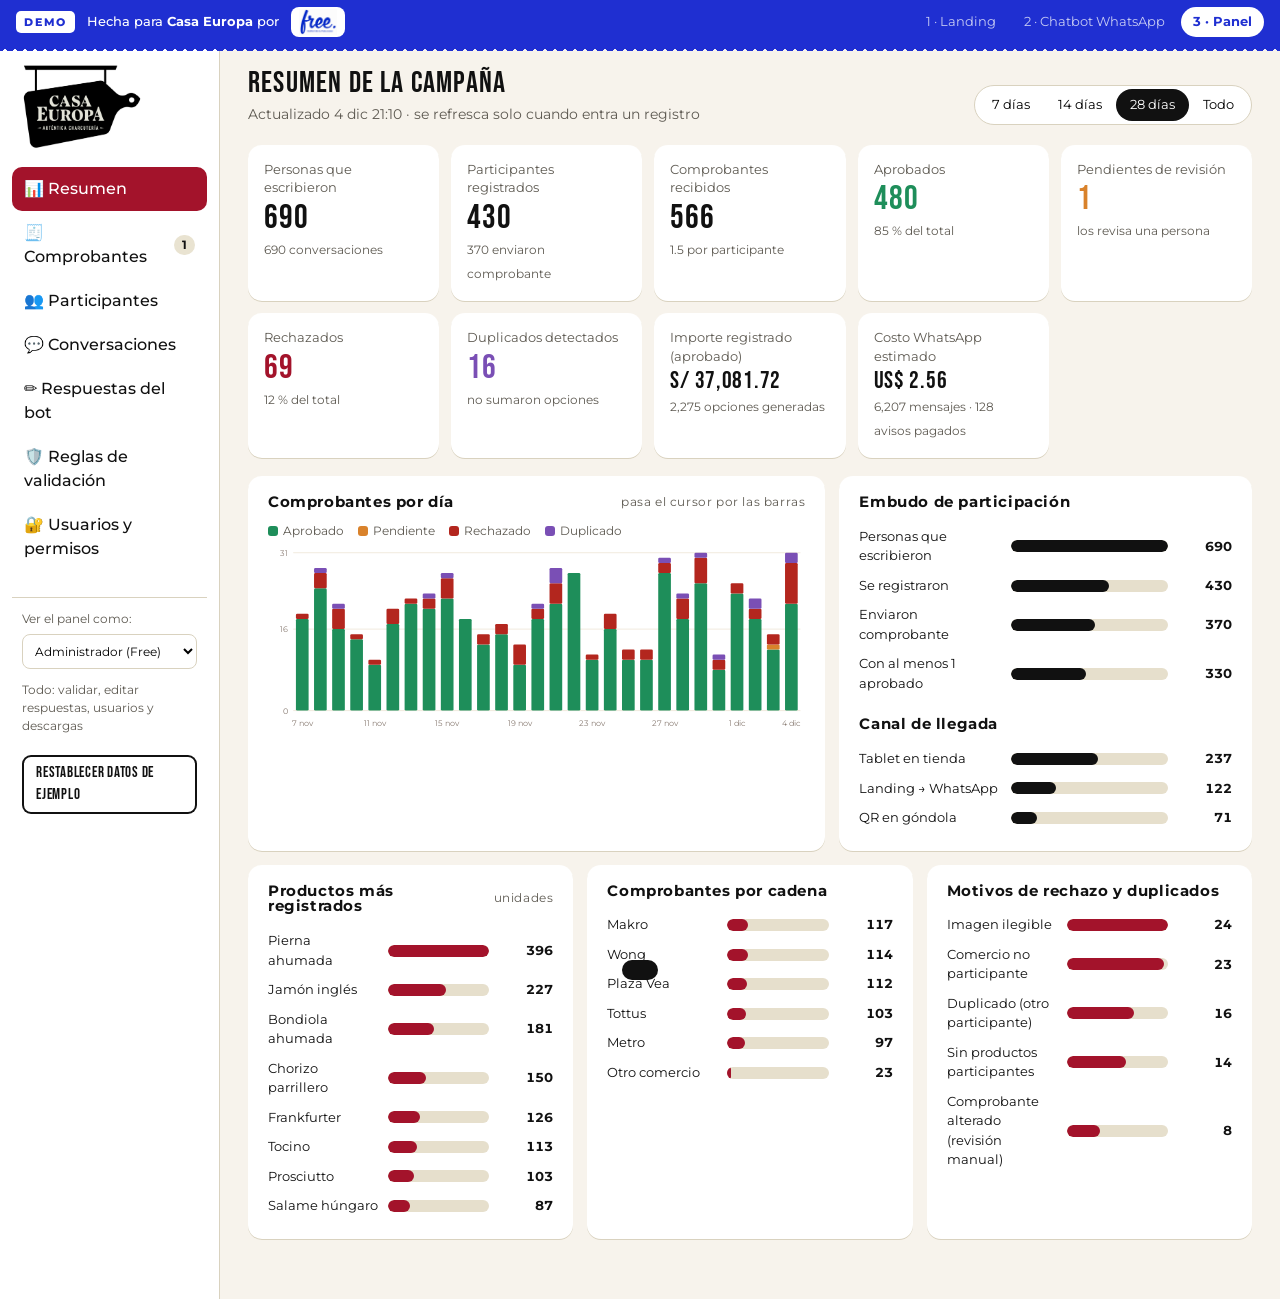
<file: panel.html>
<!doctype html>
<html lang="es">
<head>
<meta charset="utf-8">
<meta name="viewport" content="width=device-width, initial-scale=1">
<title>Panel de la promo · Demo</title>
<link rel="preconnect" href="https://fonts.googleapis.com">
<link href="https://fonts.googleapis.com/css2?family=Bebas+Neue&family=Montserrat:wght@400;500;600;700&display=swap" rel="stylesheet">
<link rel="stylesheet" href="styles.css">
<style>
  body { background: #F7F3EC; }
  .app { display: grid; grid-template-columns: 220px 1fr; min-height: calc(100vh - 38px); }
  aside { background: #fff; border-right: 1px solid var(--linea); padding: 20px 12px; }
  aside .marca { font-family: var(--titulo); font-weight: 800; font-size: 18px; padding: 0 10px 18px; display: flex; gap: 8px; align-items: center; }
  aside .marca i { width: 30px; height: 30px; border-radius: 50%; background: var(--rojo); color: var(--amarillo); display: grid; place-items: center; font-style: normal; font-size: 15px; }
  aside button { display: flex; width: 100%; align-items: center; gap: 10px; border: 0; background: none; padding: 10px 12px; border-radius: 10px; text-align: left; color: var(--tinta); font-weight: 500; }
  aside button:hover { background: var(--crema); }
  aside button.on { background: var(--rojo); color: #fff; }
  aside button .n { margin-left: auto; font-size: 12px; background: var(--amarillo); color: var(--tinta); border-radius: 999px; padding: 1px 8px; font-weight: 700; }
  aside .rol { margin-top: 26px; padding: 12px 10px; border-top: 1px solid var(--linea); font-size: 12px; color: var(--gris); }
  aside select { width: 100%; margin-top: 6px; padding: 8px; border-radius: 8px; border: 1px solid var(--linea); background: #fff; }
  main { padding: 24px 28px 60px; min-width: 0; }
  .cab { display: flex; align-items: flex-end; justify-content: space-between; gap: 16px; flex-wrap: wrap; margin-bottom: 20px; }
  .cab h1 { font-size: 30px; margin: 0; }
  .cab p { margin: 4px 0 0; color: var(--gris); font-size: 14px; }
  .seg { display: inline-flex; background: #fff; border: 1px solid var(--linea); border-radius: 999px; padding: 3px; }
  .seg button { border: 0; background: none; padding: 6px 14px; border-radius: 999px; font-size: 13px; }
  .seg button.on { background: var(--tinta); color: #fff; }
  @media (max-width: 860px) { .app { grid-template-columns: 1fr; } aside { display: flex; overflow-x: auto; gap: 4px; padding: 8px; border-right: 0; border-bottom: 1px solid var(--linea); } aside .marca, aside .rol { display: none; } aside button { white-space: nowrap; width: auto; } main { padding: 18px 16px 50px; } }

  .kpis { display: grid; grid-template-columns: repeat(auto-fill, minmax(170px, 1fr)); gap: 12px; margin-bottom: 18px; }
  .kpi { background: #fff; border-radius: var(--radio); padding: 16px; box-shadow: 0 1px 0 var(--linea); }
  .kpi span { font-size: 12.5px; color: var(--gris); display: block; }
  .kpi b { font-family: var(--titulo); font-weight: 400; letter-spacing: .03em; font-size: 34px; line-height: 1.15; display: block; }
  .kpi small { font-size: 12px; color: var(--gris); }
  .kpi.verde b { color: var(--verde); } .kpi.rojo b { color: var(--rojo); } .kpi.morado b { color: var(--morado); } .kpi.naranja b { color: var(--naranja); }
  .grid2 { display: grid; grid-template-columns: 1.4fr 1fr; gap: 14px; margin-bottom: 14px; }
  .grid3 { display: grid; grid-template-columns: repeat(3, 1fr); gap: 14px; }
  @media (max-width: 1100px) { .grid2, .grid3 { grid-template-columns: 1fr; } }
  .card { background: #fff; border-radius: var(--radio); padding: 18px 20px; box-shadow: 0 1px 0 var(--linea); min-width: 0; }
  .card h3 { font-family: var(--texto); font-size: 15px; font-weight: 700; margin: 0 0 12px; display: flex; justify-content: space-between; align-items: center; gap: 10px; }
  .card h3 small { font-weight: 400; color: var(--gris); font-size: 12px; }
  .leyenda { display: flex; gap: 14px; flex-wrap: wrap; font-size: 12px; color: var(--gris); margin-bottom: 6px; }
  .leyenda i { display: inline-block; width: 10px; height: 10px; border-radius: 3px; margin-right: 5px; vertical-align: -1px; }
  .hbar { display: grid; grid-template-columns: minmax(110px, 38%) 1fr 54px; gap: 10px; align-items: center; font-size: 13px; padding: 5px 0; }
  .hbar .t { height: 12px; border-radius: 6px; background: var(--crema-2); overflow: hidden; }
  .hbar .t i { display: block; height: 100%; border-radius: 6px; background: var(--rojo); }
  .hbar b { text-align: right; font-variant-numeric: tabular-nums; }
  .embudo .hbar .t i { background: var(--tinta); }
  svg text { font-family: var(--texto); }
  .tip { position: fixed; pointer-events: none; background: var(--tinta); color: #fff; font-size: 12px; padding: 6px 9px; border-radius: 6px; z-index: 90; display: none; white-space: nowrap; }

  .filtros { display: flex; gap: 8px; flex-wrap: wrap; margin-bottom: 12px; align-items: center; }
  .filtros input, .filtros select { padding: 9px 12px; border: 1px solid var(--linea); border-radius: 10px; background: #fff; }
  .filtros input { flex: 1; min-width: 200px; }
  .filtros .der { margin-left: auto; display: flex; gap: 8px; }
  .tabla { background: #fff; border-radius: var(--radio); overflow-x: auto; box-shadow: 0 1px 0 var(--linea); }
  table { width: 100%; border-collapse: collapse; font-size: 13.5px; }
  th { text-align: left; font-size: 12px; color: var(--gris); font-weight: 600; padding: 11px 12px; border-bottom: 1px solid var(--linea); white-space: nowrap; background: #FCFAF6; position: sticky; top: 0; }
  td { padding: 10px 12px; border-bottom: 1px solid #F1EADF; white-space: nowrap; }
  tr.click { cursor: pointer; } tr.click:hover td { background: #FFF9EE; }
  tr.nuevo td { background: #FFF6D6; }
  td.num, th.num { text-align: right; font-variant-numeric: tabular-nums; }
  .pag { display: flex; justify-content: space-between; align-items: center; padding: 10px 4px; font-size: 13px; color: var(--gris); }
  .pag button { border: 1px solid var(--linea); background: #fff; border-radius: 8px; padding: 5px 12px; }

  .modal { position: fixed; inset: 0; background: rgba(43, 27, 23, .5); display: none; align-items: center; justify-content: center; z-index: 80; padding: 16px; }
  .modal.on { display: flex; }
  .modal .caja { background: #fff; border-radius: 18px; max-width: 860px; width: 100%; max-height: 92vh; overflow-y: auto; display: grid; grid-template-columns: 300px 1fr; }
  .modal .foto { background: #6d6259; padding: 18px; display: flex; align-items: flex-start; justify-content: center; border-radius: 18px 0 0 18px; }
  .modal .foto canvas, .modal .foto img { width: 100%; border-radius: 6px; }
  .modal .info { padding: 22px 24px; }
  .modal .info h2 { font-size: 22px; display: flex; justify-content: space-between; align-items: center; gap: 10px; }
  .modal .cerrar { border: 0; background: var(--crema); border-radius: 50%; width: 32px; height: 32px; font-size: 16px; }
  .datos { display: grid; grid-template-columns: 1fr 1fr; gap: 8px 16px; font-size: 13.5px; margin: 10px 0 16px; }
  .datos span { display: block; font-size: 11.5px; color: var(--gris); }
  .checks { list-style: none; padding: 0; margin: 0 0 14px; }
  .checks li { display: grid; grid-template-columns: 22px 1fr; gap: 8px; padding: 7px 0; border-top: 1px solid var(--linea); font-size: 13.5px; }
  .checks .ic { width: 20px; height: 20px; border-radius: 50%; display: grid; place-items: center; font-size: 11px; font-weight: 700; color: #fff; }
  .ic.ok { background: var(--verde); } .ic.rechazo { background: var(--rojo); } .ic.dup { background: var(--morado); } .ic.revision { background: var(--naranja); }
  .checks small { display: block; color: var(--gris); }
  .decidir { background: var(--crema); border-radius: 12px; padding: 14px; display: flex; gap: 8px; flex-wrap: wrap; align-items: center; }
  .decidir select { padding: 8px; border-radius: 8px; border: 1px solid var(--linea); flex: 1; min-width: 180px; }
  .btn.verde { background: var(--verde); } .btn.verde:hover { background: #157048; }
  @media (max-width: 760px) { .modal .caja { grid-template-columns: 1fr; } .modal .foto { border-radius: 18px 18px 0 0; max-height: 300px; overflow: hidden; } }
  .transcript { max-height: 360px; overflow-y: auto; background: #EFE7DD; border-radius: 10px; padding: 10px; }
  .transcript div { max-width: 80%; margin-bottom: 6px; padding: 6px 9px; border-radius: 8px; font-size: 13px; white-space: pre-line; background: #fff; }
  .transcript div.yo { background: #D9FDD3; margin-left: auto; }
  .transcript small { display: block; color: #8696A0; font-size: 10.5px; }

  .faq-item { background: #fff; border-radius: var(--radio); padding: 16px 18px; margin-bottom: 10px; box-shadow: 0 1px 0 var(--linea); }
  .faq-item input, .faq-item textarea { width: 100%; border: 1px solid var(--linea); border-radius: 8px; padding: 9px 11px; }
  .faq-item input { font-weight: 700; margin-bottom: 8px; }
  .faq-item textarea { min-height: 86px; resize: vertical; }
  .faq-item .pie { display: flex; justify-content: space-between; align-items: center; margin-top: 8px; font-size: 12px; color: var(--gris); gap: 10px; flex-wrap: wrap; }
  .guardado { color: var(--verde); font-weight: 600; }
  .regla { display: grid; grid-template-columns: 34px 1fr auto; gap: 12px; align-items: start; padding: 14px 0; border-top: 1px solid var(--linea); }
  .regla:first-of-type { border-top: 0; }
  .regla .ic { width: 30px; height: 30px; border-radius: 9px; display: grid; place-items: center; color: #fff; font-weight: 700; }
  .regla p { margin: 2px 0 0; font-size: 13.5px; color: var(--gris); }
  .nota { background: #FFF6D6; border-radius: 12px; padding: 14px 16px; font-size: 13.5px; margin-top: 14px; }
  .toast { position: fixed; bottom: 20px; left: 50%; transform: translateX(-50%) translateY(100px); background: var(--tinta); color: #fff; padding: 10px 18px; border-radius: 999px; font-size: 14px; transition: transform .25s; z-index: 99; }
  .toast.on { transform: translateX(-50%); }
  .oculto { display: none !important; }
</style>
</head>
<body>
<div class="demo-bar">
  <span class="tag">DEMO</span><span class="txt">Hecha para <b>Casa Europa</b> por</span><img class="free" src="free-logo.png" alt="Free Marketing &amp; Publicidad">
  <nav><a href="index.html">1 · Landing</a><a href="whatsapp.html">2 · Chatbot WhatsApp</a><a class="on" href="panel.html">3 · Panel</a></nav>
</div>
<div class="app">
  <aside>
    <div class="marca"><img class="logo-ce" src="logo.png" alt="Casa Europa" style="width:120px"></div>
    <button data-v="resumen" class="on">📊 Resumen</button>
    <button data-v="comprobantes">🧾 Comprobantes <span class="n" id="nPend"></span></button>
    <button data-v="participantes">👥 Participantes</button>
    <button data-v="conversaciones">💬 Conversaciones</button>
    <button data-v="respuestas">✏️ Respuestas del bot</button>
    <button data-v="reglas">🛡️ Reglas de validación</button>
    <button data-v="usuarios" id="tabUsuarios">🔐 Usuarios y permisos</button>
    <div class="rol">Ver el panel como:
      <select id="rol"></select>
      <p id="rolDesc"></p>
      <button class="btn chico sec" id="reset" style="margin-top:8px">Restablecer datos de ejemplo</button>
    </div>
  </aside>
  <main id="main"></main>
</div>

<div class="modal" id="modal"><div class="caja" id="modalCaja"></div></div>
<div class="tip" id="tip"></div>
<div class="toast" id="toast"></div>

<script src="shared.js"></script>
<script>
const $ = id => document.getElementById(id);
const E = CE.esc;
let db = CE.cargar();
let vista = 'resumen', rol = 'admin', periodo = 28;
const filtro = { q: '', estado: '', cadena: '', pagina: 0 };
const filtroP = { q: '', pagina: 0 };
const vistos = new Set(db.comprobantes.map(c => c.id));
const COLOR = { aprobado: '#1E8E5A', pendiente: '#D9822B', rechazado: '#B3261E', duplicado: '#7A4FB5' };

try { const r = localStorage.getItem('ce-demo-rol'); if (r) rol = r; } catch (e) {}
$('rol').innerHTML = CE.ROLES.map(r => `<option value="${r.id}">${r.nombre}</option>`).join('');
$('rol').value = rol;
$('rol').onchange = () => { rol = $('rol').value; try { localStorage.setItem('ce-demo-rol', rol); } catch (e) {} aplicarRol(); pintar(); };
function aplicarRol() {
  $('rolDesc').textContent = CE.ROLES.find(r => r.id === rol).puede;
  $('tabUsuarios').classList.toggle('oculto', rol !== 'admin');
  if (rol !== 'admin' && vista === 'usuarios') vista = 'resumen';
}
const dniVer = d => rol === 'cliente' ? '••••' + String(d).slice(-4) : d;
const celVer = c => rol === 'cliente' ? '9•• ••• ' + String(c).slice(-3) : c;
const puedeValidar = () => rol !== 'cliente';

document.querySelectorAll('aside button[data-v]').forEach(b => b.onclick = () => { vista = b.dataset.v; pintar(); });
$('reset').onclick = () => { if (confirm('¿Volver a los datos de ejemplo? Se borran los registros hechos en el simulador.')) { db = CE.reiniciar(); pintar(); toast('Datos de ejemplo restablecidos'); } };
window.addEventListener('storage', e => { if (e.key === CE.KEY) { db = CE.cargar(); pintar(true); } });

function toast(t) { const el = $('toast'); el.textContent = t; el.classList.add('on'); clearTimeout(toast.t); toast.t = setTimeout(() => el.classList.remove('on'), 2200); }
function cab(t, sub, extra) { return `<div class="cab"><div><h1>${t}</h1><p>${sub}</p></div>${extra || ''}</div>`; }

function pintar(silencioso) {
  document.querySelectorAll('aside button[data-v]').forEach(b => b.classList.toggle('on', b.dataset.v === vista));
  const pend = db.comprobantes.filter(c => c.estado === 'pendiente').length;
  $('nPend').textContent = pend || ''; $('nPend').style.display = pend ? '' : 'none';
  if (silencioso && vista === 'respuestas') return; // no pisar lo que se está editando
  ({ resumen, comprobantes, participantes, conversaciones, respuestas, reglas, usuarios })[vista]();
}

// ---------------- Resumen ----------------
function enPeriodo(t) { return !periodo || t >= Date.now() - periodo * CE.DIA; }
function resumen() {
  const comp = db.comprobantes.filter(c => enPeriodo(c.recibido));
  const conv = db.conversaciones.filter(c => enPeriodo(c.inicio));
  const part = db.participantes.filter(p => enPeriodo(p.creado));
  const cuenta = e => comp.filter(c => c.estado === e).length;
  const aprob = comp.filter(c => c.estado === 'aprobado');
  const conComp = new Set(comp.map(c => c.dni)).size;
  const personas = new Set(conv.map(c => c.celular)).size;
  const importe = aprob.reduce((s, c) => s + c.importe, 0);
  const opciones = aprob.reduce((s, c) => s + c.opciones, 0);
  const plantillas = conv.reduce((s, c) => s + (c.plantillas || 0), 0);
  const msjs = conv.reduce((s, c) => s + c.mensajes, 0);
  const segP = `<div class="seg">${[[7, '7 días'], [14, '14 días'], [28, '28 días'], [0, 'Todo']].map(([v, t]) => `<button data-p="${v}" class="${periodo === v ? 'on' : ''}">${t}</button>`).join('')}</div>`;
  $('main').innerHTML = cab('Resumen de la campaña', `Actualizado ${CE.fmtFechaHora(Date.now())} · se refresca solo cuando entra un registro`, segP) +
  `<div class="kpis">
    <div class="kpi"><span>Personas que escribieron</span><b>${personas.toLocaleString('es-PE')}</b><small>${conv.length.toLocaleString('es-PE')} conversaciones</small></div>
    <div class="kpi"><span>Participantes registrados</span><b>${part.length.toLocaleString('es-PE')}</b><small>${conComp.toLocaleString('es-PE')} enviaron comprobante</small></div>
    <div class="kpi"><span>Comprobantes recibidos</span><b>${comp.length.toLocaleString('es-PE')}</b><small>${(comp.length / Math.max(1, conComp)).toFixed(1)} por participante</small></div>
    <div class="kpi verde"><span>Aprobados</span><b>${cuenta('aprobado').toLocaleString('es-PE')}</b><small>${pct(cuenta('aprobado'), comp.length)} del total</small></div>
    <div class="kpi naranja"><span>Pendientes de revisión</span><b>${cuenta('pendiente')}</b><small>los revisa una persona</small></div>
    <div class="kpi rojo"><span>Rechazados</span><b>${cuenta('rechazado')}</b><small>${pct(cuenta('rechazado'), comp.length)} del total</small></div>
    <div class="kpi morado"><span>Duplicados detectados</span><b>${cuenta('duplicado')}</b><small>no sumaron opciones</small></div>
    <div class="kpi"><span>Importe registrado (aprobado)</span><b style="font-size:24px">${CE.soles(importe)}</b><small>${opciones.toLocaleString('es-PE')} opciones generadas</small></div>
    <div class="kpi"><span>Costo WhatsApp estimado</span><b style="font-size:24px">US$ ${(plantillas * 0.02).toFixed(2)}</b><small>${msjs.toLocaleString('es-PE')} mensajes · ${plantillas} avisos pagados</small></div>
  </div>
  <div class="grid2">
    <div class="card"><h3>Comprobantes por día <small>pasa el cursor por las barras</small></h3>
      <div class="leyenda">${Object.keys(COLOR).map(k => `<span><i style="background:${COLOR[k]}"></i>${CE.ETIQ[k]}</span>`).join('')}</div>
      <div id="graf"></div></div>
    <div class="card embudo"><h3>Embudo de participación</h3>${barras([
      ['Personas que escribieron', personas], ['Se registraron', part.length], ['Enviaron comprobante', conComp], ['Con al menos 1 aprobado', new Set(aprob.map(c => c.dni)).size]], personas, '')}
      <h3 style="margin-top:18px">Canal de llegada</h3>${barras(contar(part, p => p.canal), part.length, '')}</div>
  </div>
  <div class="grid3">
    <div class="card"><h3>Productos más registrados <small>unidades</small></h3>${barras(productosTop(aprob), null, '')}</div>
    <div class="card"><h3>Comprobantes por cadena</h3>${barras(contar(comp, c => c.cadena), comp.length, '')}</div>
    <div class="card"><h3>Motivos de rechazo y duplicados</h3>${barras(contar(comp.filter(c => c.estado === 'rechazado' || c.estado === 'duplicado'), c => c.motivo), null, '')}</div>
  </div>`;
  document.querySelectorAll('[data-p]').forEach(b => b.onclick = () => { periodo = +b.dataset.p; pintar(); });
  grafDias(comp);
}
const pct = (a, b) => b ? Math.round(a / b * 100) + ' %' : '0 %';
function contar(arr, fn) { const m = {}; arr.forEach(x => { const k = fn(x) || '—'; m[k] = (m[k] || 0) + 1; }); return Object.entries(m).sort((a, b) => b[1] - a[1]); }
function productosTop(aprob) { const m = {}; aprob.forEach(c => c.items.filter(i => i.participa).forEach(i => m[i.nombre] = (m[i.nombre] || 0) + i.cant)); return Object.entries(m).sort((a, b) => b[1] - a[1]); }
function barras(pares, max, suf) {
  max = max || Math.max(1, ...pares.map(p => p[1]));
  return pares.map(([k, v]) => `<div class="hbar"><span>${E(k)}</span><div class="t"><i style="width:${Math.max(1, v / max * 100)}%"></i></div><b>${v.toLocaleString('es-PE')}${suf}</b></div>`).join('') || '<p class="muted">Sin datos en este periodo</p>';
}
function grafDias(comp) {
  const n = periodo || 35, W = 640, H = 220, pad = { l: 30, r: 6, t: 8, b: 24 };
  const dias = []; const hoy = new Date(); hoy.setHours(0, 0, 0, 0);
  for (let i = n - 1; i >= 0; i--) dias.push({ t: hoy.getTime() - i * CE.DIA, aprobado: 0, pendiente: 0, rechazado: 0, duplicado: 0 });
  comp.forEach(c => { const d = new Date(c.recibido); d.setHours(0, 0, 0, 0); const x = dias.find(z => z.t === d.getTime()); if (x) x[c.estado]++; });
  const max = Math.max(5, ...dias.map(d => d.aprobado + d.pendiente + d.rechazado + d.duplicado));
  const bw = (W - pad.l - pad.r) / n, y = v => (H - pad.b) - v / max * (H - pad.t - pad.b);
  let s = `<svg viewBox="0 0 ${W} ${H}" width="100%" role="img" aria-label="Comprobantes por día">`;
  [0, .5, 1].forEach(f => { const v = Math.round(max * f); s += `<line x1="${pad.l}" x2="${W - pad.r}" y1="${y(v)}" y2="${y(v)}" stroke="#EFE6D8"/><text x="${pad.l - 6}" y="${y(v) + 4}" font-size="10" text-anchor="end" fill="#8a7d74">${v}</text>`; });
  dias.forEach((d, i) => {
    let acc = 0; const x = pad.l + i * bw + bw * 0.15, w = bw * 0.7;
    const tot = d.aprobado + d.pendiente + d.rechazado + d.duplicado;
    ['aprobado', 'pendiente', 'rechazado', 'duplicado'].forEach(k => { if (!d[k]) return; s += `<rect x="${x}" y="${y(acc + d[k])}" width="${w}" height="${y(acc) - y(acc + d[k])}" fill="${COLOR[k]}" rx="1.5"/>`; acc += d[k]; });
    s += `<rect x="${pad.l + i * bw}" y="${pad.t}" width="${bw}" height="${H - pad.t - pad.b}" fill="transparent" data-tip="${CE.fmtFecha(d.t)} · ${tot} comprobantes · ${d.aprobado} aprob. · ${d.pendiente} pend. · ${d.rechazado} rech. · ${d.duplicado} dup."/>`;
    if (i % Math.ceil(n / 8) === 0 || i === n - 1) s += `<text x="${x + w / 2}" y="${H - 6}" font-size="10" text-anchor="middle" fill="#8a7d74">${CE.fmtFecha(d.t)}</text>`;
  });
  $('graf').innerHTML = s + '</svg>';
  $('graf').querySelectorAll('[data-tip]').forEach(r => {
    r.onmousemove = e => { const t = $('tip'); t.textContent = r.dataset.tip; t.style.display = 'block'; t.style.left = Math.min(e.clientX + 12, innerWidth - t.offsetWidth - 8) + 'px'; t.style.top = e.clientY - 34 + 'px'; };
    r.onmouseleave = () => $('tip').style.display = 'none';
  });
}

// ---------------- Comprobantes ----------------
function filtrados() {
  const q = CE.norm(filtro.q);
  return db.comprobantes.filter(c => (!filtro.estado || c.estado === filtro.estado) && (!filtro.cadena || c.cadena === filtro.cadena) &&
    (!q || CE.norm([c.nombre, c.dni, c.serie + '-' + c.numero, c.numero, c.tienda].join(' ')).includes(q)));
}
function comprobantes() {
  const lista = filtrados(), por = 40, pag = Math.min(filtro.pagina, Math.max(0, Math.ceil(lista.length / por) - 1));
  const cadenas = [...new Set(db.comprobantes.map(c => c.cadena))].sort();
  $('main').innerHTML = cab('Comprobantes', 'Haz clic en una fila para ver la foto, la lectura y las reglas aplicadas' + (puedeValidar() ? ', y aprobar o rechazar los pendientes.' : '.')) +
  `<div class="filtros">
    <input id="q" placeholder="Buscar por nombre, DNI, número de comprobante o tienda" value="${E(filtro.q)}">
    <select id="fe"><option value="">Todos los estados</option>${Object.keys(CE.ETIQ).map(k => `<option value="${k}" ${filtro.estado === k ? 'selected' : ''}>${CE.ETIQ[k]}</option>`).join('')}</select>
    <select id="fc"><option value="">Todas las cadenas</option>${cadenas.map(k => `<option ${filtro.cadena === k ? 'selected' : ''}>${E(k)}</option>`).join('')}</select>
    <div class="der"><button class="btn chico" id="xls">⬇ Descargar Excel</button></div>
  </div>
  <div class="tabla"><table><thead><tr><th>Recibido</th><th>Participante</th><th>DNI</th><th>Cadena · tienda</th><th>Comprobante</th><th class="num">Importe</th><th class="num">Opciones</th><th>Estado</th><th>Motivo</th></tr></thead><tbody>
  ${lista.slice(pag * por, pag * por + por).map(c => `<tr class="click ${vistos.has(c.id) ? '' : 'nuevo'}" data-id="${c.id}"><td>${CE.fmtFechaHora(c.recibido)}</td><td>${E(c.nombre)}</td><td>${dniVer(c.dni)}</td><td>${E(c.cadena)}${c.tienda && c.tienda !== '—' ? ' · ' + E(c.tienda) : ''}</td><td>${E(c.serie + '-' + c.numero)}</td><td class="num">${CE.soles(c.importe)}</td><td class="num">${c.opciones || ''}</td><td><span class="chip e-${c.estado}">${CE.ETIQ[c.estado]}</span></td><td class="muted">${E(c.motivo || '')}</td></tr>`).join('') || '<tr><td colspan="9" class="muted">Sin resultados</td></tr>'}
  </tbody></table></div>
  <div class="pag"><span>${lista.length.toLocaleString('es-PE')} comprobantes · página ${pag + 1} de ${Math.max(1, Math.ceil(lista.length / por))}</span><span><button id="ant" ${pag ? '' : 'disabled'}>← Anterior</button> <button id="sig" ${(pag + 1) * por < lista.length ? '' : 'disabled'}>Siguiente →</button></span></div>`;
  const re = () => { filtro.pagina = 0; comprobantes(); const i = $('q'); i.focus(); i.setSelectionRange(i.value.length, i.value.length); };
  $('q').oninput = e => { filtro.q = e.target.value; re(); };
  $('fe').onchange = e => { filtro.estado = e.target.value; re(); };
  $('fc').onchange = e => { filtro.cadena = e.target.value; re(); };
  $('ant').onclick = () => { filtro.pagina = pag - 1; comprobantes(); };
  $('sig').onclick = () => { filtro.pagina = pag + 1; comprobantes(); };
  $('xls').onclick = () => descargar('comprobantes', ['Recibido', 'Participante', 'DNI', 'Celular', 'Cadena', 'Tienda', 'Tipo', 'RUC emisor', 'Serie', 'Número', 'Fecha compra', 'Importe', 'Productos participantes', 'Opciones', 'Estado', 'Motivo', 'Validado por'],
    lista.map(c => [new Date(c.recibido).toLocaleString('es-PE'), c.nombre, dniVer(c.dni), celVer(c.celular), c.cadena, c.tienda, c.tipo, c.ruc, c.serie, c.numero, c.fecha, c.importe, c.items.filter(i => i.participa).map(i => i.cant + 'x ' + i.nombre).join(' | '), c.opciones, CE.ETIQ[c.estado], c.motivo, c.validadoPor || '']));
  document.querySelectorAll('tr[data-id]').forEach(r => r.onclick = () => abrirComp(r.dataset.id));
}
function abrirComp(id) {
  const c = db.comprobantes.find(x => x.id === id); if (!c) return;
  vistos.add(id);
  const iconos = { ok: '✓', rechazo: '✕', dup: '⧉', revision: '!' };
  const prev = c.estado === 'duplicado' ? db.comprobantes.find(p => p !== c && p.ruc === c.ruc && p.serie === c.serie && p.numero === c.numero && p.estado !== 'duplicado') : null;
  $('modalCaja').innerHTML = `<div class="foto" id="foto"></div><div class="info">
    <h2><span>${E(c.tipo + ' ' + c.serie + '-' + c.numero)}</span><button class="cerrar" id="cerrar">✕</button></h2>
    <span class="chip e-${c.estado}">${CE.ETIQ[c.estado]}</span> ${c.motivo ? `<span class="muted" style="font-size:13px">· ${E(c.motivo)}</span>` : ''}
    <div class="datos">
      <div><span>Participante</span>${E(c.nombre)}</div><div><span>DNI · celular</span>${dniVer(c.dni)} · ${celVer(c.celular)}</div>
      <div><span>Emisor</span>${E(c.razon)}</div><div><span>RUC</span>${E(c.ruc)}</div>
      <div><span>Cadena · tienda</span>${E(c.cadena)} · ${E(c.tienda)}</div><div><span>Fecha de compra</span>${E(c.fecha)}</div>
      <div><span>Importe</span>${CE.soles(c.importe)}</div><div><span>Recibido</span>${CE.fmtFechaHora(c.recibido)}</div>
      <div style="grid-column:1/-1"><span>Productos participantes</span>${E(c.items.filter(i => i.participa).map(i => i.cant + '× ' + i.nombre).join(', ') || '—')}</div>
      ${prev ? `<div style="grid-column:1/-1"><span>Registrado antes por</span>${E(prev.nombre)} · ${CE.fmtFechaHora(prev.recibido)} (${prev.id})</div>` : ''}
      ${c.validadoPor ? `<div style="grid-column:1/-1"><span>Revisión manual</span>${E(c.validadoPor)} · ${CE.fmtFechaHora(c.validadoEn)}</div>` : ''}
    </div>
    <h3 style="font-family:var(--texto);font-size:14px">Reglas aplicadas automáticamente</h3>
    <ul class="checks">${(c.checks || []).map(k => `<li><span class="ic ${k.nivel}">${iconos[k.nivel]}</span><div>${E(k.regla)}<small>${E(k.detalle)}</small></div></li>`).join('')}</ul>
    ${c.estado === 'pendiente' && puedeValidar() ? `<div class="decidir"><button class="btn chico verde" id="aprobar">✓ Aprobar</button>
      <select id="motivo"><option>Comprobante alterado</option><option>Datos no coinciden con la foto</option><option>Imagen ilegible</option><option>Sin productos participantes</option><option>Comprobante anulado en SUNAT</option></select>
      <button class="btn chico" id="rechazar">✕ Rechazar</button></div>
      <p class="muted" style="font-size:12px;margin:8px 0 0">Al decidir, el participante recibe el aviso por WhatsApp (pruébalo con el simulador abierto en otra pestaña).</p>` : ''}
  </div>`;
  const f = $('foto');
  if (c.imagen && c.imagen !== 'muestra') { const im = new Image(); im.src = c.imagen; f.appendChild(im); }
  else { const cv = document.createElement('canvas'); CE.dibujarBoleta(cv, c, { borroso: c.borroso || c.confianza < 0.8 }); f.appendChild(cv); }
  $('modal').classList.add('on');
  $('cerrar').onclick = cerrarModal;
  if ($('aprobar')) {
    $('aprobar').onclick = () => decidir(c, 'aprobado', 'Aprobado en revisión manual');
    $('rechazar').onclick = () => decidir(c, 'rechazado', $('motivo').value + ' (revisión manual)');
  }
}
function decidir(c, estado, motivo) {
  db = CE.cargar(); const x = db.comprobantes.find(z => z.id === c.id);
  x.estado = estado; x.motivo = motivo; x.opciones = estado === 'aprobado' ? CE.opcionesDe(x) : 0;
  x.validadoPor = rol === 'admin' ? 'Administrador Free' : 'Validador Free'; x.validadoEn = Date.now();
  CE.guardar(db); cerrarModal(); pintar(); toast(estado === 'aprobado' ? 'Comprobante aprobado · se avisó al participante' : 'Comprobante rechazado · se avisó al participante');
}
function cerrarModal() { $('modal').classList.remove('on'); }
$('modal').onclick = e => { if (e.target.id === 'modal') cerrarModal(); };
document.addEventListener('keydown', e => { if (e.key === 'Escape') cerrarModal(); });

// ---------------- Participantes ----------------
function participantes() {
  const q = CE.norm(filtroP.q);
  const porDni = {}; db.comprobantes.forEach(c => { const p = porDni[c.dni] || (porDni[c.dni] = { n: 0, op: 0, imp: 0 }); p.n++; if (c.estado === 'aprobado') { p.op += c.opciones; p.imp += c.importe; } });
  const lista = db.participantes.filter(p => !q || CE.norm([p.nombre, p.dni, p.distrito, p.celular].join(' ')).includes(q)).sort((a, b) => b.creado - a.creado);
  const por = 40, pag = Math.min(filtroP.pagina, Math.max(0, Math.ceil(lista.length / por) - 1));
  $('main').innerHTML = cab('Participantes', 'Una persona por DNI. Las opciones salen solo de comprobantes aprobados.') +
  `<div class="filtros"><input id="q" placeholder="Buscar por nombre, DNI, celular o distrito" value="${E(filtroP.q)}"><div class="der"><button class="btn chico" id="xls">⬇ Descargar Excel</button></div></div>
  <div class="tabla"><table><thead><tr><th>Registrado</th><th>Nombre</th><th>DNI</th><th>Celular</th><th>Distrito</th><th>Canal</th><th class="num">Comprobantes</th><th class="num">Importe aprobado</th><th class="num">Opciones</th></tr></thead><tbody>
  ${lista.slice(pag * por, pag * por + por).map(p => { const s = porDni[p.dni] || { n: 0, op: 0, imp: 0 }; return `<tr><td>${CE.fmtFechaHora(p.creado)}</td><td>${E(p.nombre)}</td><td>${dniVer(p.dni)}</td><td>${celVer(p.celular)}</td><td>${E(p.distrito)}</td><td>${E(p.canal)}</td><td class="num">${s.n}</td><td class="num">${CE.soles(s.imp)}</td><td class="num"><b>${s.op}</b></td></tr>`; }).join('')}
  </tbody></table></div>
  <div class="pag"><span>${lista.length.toLocaleString('es-PE')} participantes · página ${pag + 1} de ${Math.max(1, Math.ceil(lista.length / por))}</span><span><button id="ant" ${pag ? '' : 'disabled'}>← Anterior</button> <button id="sig" ${(pag + 1) * por < lista.length ? '' : 'disabled'}>Siguiente →</button></span></div>`;
  $('q').oninput = e => { filtroP.q = e.target.value; filtroP.pagina = 0; participantes(); const i = $('q'); i.focus(); i.setSelectionRange(i.value.length, i.value.length); };
  $('ant').onclick = () => { filtroP.pagina = pag - 1; participantes(); };
  $('sig').onclick = () => { filtroP.pagina = pag + 1; participantes(); };
  $('xls').onclick = () => descargar('participantes', ['Registrado', 'Nombre', 'DNI', 'Celular', 'Distrito', 'Canal', 'Comprobantes', 'Importe aprobado', 'Opciones'],
    lista.map(p => { const s = porDni[p.dni] || { n: 0, op: 0, imp: 0 }; return [new Date(p.creado).toLocaleString('es-PE'), p.nombre, dniVer(p.dni), celVer(p.celular), p.distrito, p.canal, s.n, s.imp.toFixed(2), s.op]; }));
}

// ---------------- Conversaciones ----------------
function conversaciones() {
  const lista = db.conversaciones.slice(0, 150);
  const porEstado = contar(db.conversaciones, c => c.estado);
  $('main').innerHTML = cab('Conversaciones', 'Cada chat de WhatsApp con el bot. Las que hiciste en el simulador se pueden abrir para leerlas.') +
  `<div class="kpis">${porEstado.map(([k, v]) => `<div class="kpi"><span>${E(k)}</span><b>${v}</b></div>`).join('')}
   <div class="kpi"><span>Mensajes en total</span><b>${db.conversaciones.reduce((s, c) => s + c.mensajes, 0).toLocaleString('es-PE')}</b></div></div>
  <div class="tabla"><table><thead><tr><th>Inicio</th><th>Celular</th><th>Nombre</th><th>Tema</th><th class="num">Mensajes</th><th class="num">Avisos pagados</th><th>Estado</th></tr></thead><tbody>
  ${lista.map(c => `<tr class="${c.log ? 'click' : ''} ${c.live ? 'nuevo' : ''}" data-id="${c.id}"><td>${CE.fmtFechaHora(c.inicio)}</td><td>${celVer(c.celular)}</td><td>${E(c.nombre || 'Sin registrar')}</td><td>${E(c.tema)}</td><td class="num">${c.mensajes}</td><td class="num">${c.plantillas || 0}</td><td>${E(c.estado)}${c.log ? ' · <b style="color:var(--rojo)">ver chat</b>' : ''}</td></tr>`).join('')}
  </tbody></table></div><p class="muted" style="font-size:12px">Se muestran las 150 más recientes.</p>`;
  document.querySelectorAll('tr.click').forEach(r => r.onclick = () => {
    const c = db.conversaciones.find(x => x.id === r.dataset.id);
    $('modalCaja').innerHTML = `<div class="info" style="grid-column:1/-1"><h2><span>Chat con ${E(c.nombre || celVer(c.celular))}</span><button class="cerrar" id="cerrar">✕</button></h2>
      <div class="transcript">${c.log.map(m => `<div class="${m.de}">${m.humano ? '<b>' + E(m.humano) + '</b><br>' : ''}${E((m.texto || '').replace(/\*/g, ''))}<small>${CE.fmtHora(m.t)}</small></div>`).join('')}</div></div>`;
    $('modal').classList.add('on'); $('cerrar').onclick = cerrarModal;
  });
}

// ---------------- Respuestas del bot ----------------
function respuestas() {
  const ro = rol === 'cliente';
  $('main').innerHTML = cab('Respuestas del bot', ro ? 'Solo lectura para este rol.' : 'Edita y guarda: el cambio se ve al instante en el chatbot y en las preguntas de la landing.', ro ? '' : '<button class="btn chico" id="nueva">+ Nueva pregunta</button>') +
    db.faq.map((f, i) => `<div class="faq-item" data-i="${i}"><input value="${E(f.q)}" ${ro ? 'disabled' : ''}><textarea ${ro ? 'disabled' : ''}>${E(f.a)}</textarea>
      <div class="pie"><span>Palabras que la activan: ${E((f.k || []).join(', ') || '—')}</span>${ro ? '' : `<span><span class="guardado" hidden>Guardado ✓</span> <button class="btn chico sec" data-g="${i}">Guardar</button></span>`}</div></div>`).join('') +
    `<div class="nota"><b>¿Reglas o inteligencia artificial?</b> Proponemos una combinación: los flujos importantes (registro, envío de boleta, estados) siguen reglas fijas para que siempre respondan igual. La IA solo entiende preguntas escritas con otras palabras y las lleva a la respuesta aprobada de esta lista; no inventa respuestas.</div>`;
  document.querySelectorAll('[data-g]').forEach(b => b.onclick = () => {
    const i = +b.dataset.g, box = b.closest('.faq-item');
    db = CE.cargar(); db.faq[i].q = box.querySelector('input').value.trim(); db.faq[i].a = box.querySelector('textarea').value.trim(); CE.guardar(db);
    const g = box.querySelector('.guardado'); g.hidden = false; setTimeout(() => g.hidden = true, 1800);
  });
  if ($('nueva')) $('nueva').onclick = () => { db = CE.cargar(); db.faq.push({ id: 'f' + Date.now(), q: 'Nueva pregunta', a: 'Respuesta', k: [] }); CE.guardar(db); respuestas(); window.scrollTo(0, 1e6); };
}

// ---------------- Reglas ----------------
function reglas() {
  const R = [
    ['ok', '📷', 'Foto legible', 'La IA lee la imagen y da un nivel de confianza. Si es menor a 80 %, se pide otra foto.', 'Automático'],
    ['ok', '🧾', 'Datos completos', 'Debe tener RUC del emisor, serie y número, fecha e importe.', 'Automático'],
    ['ok', '🏬', 'Cadena participante', 'El RUC del emisor debe ser de Wong/Metro, Plaza Vea, Tottus o Makro.', 'Automático'],
    ['ok', '📅', 'Fecha dentro de la promoción', 'La fecha de compra debe estar dentro de la vigencia.', 'Automático'],
    ['ok', '🥓', 'Productos participantes', 'Al menos un producto de la marca en el detalle.', 'Automático'],
    ['dup', '⧉', 'Anti-duplicados', 'Cada combinación RUC + serie + número vale una sola vez, sin importar quién la envíe. También se compara la huella de la imagen para detectar la misma foto reenviada.', 'Automático'],
    ['revision', '👤', `Máximo ${CE.CAMPANA.max_por_dia} comprobantes por DNI al día`, 'Si se supera, pasa a revisión manual.', 'A revisión'],
    ['revision', '💰', `Importe mayor a S/ ${CE.CAMPANA.monto_revision}`, 'Compras inusualmente grandes las revisa una persona.', 'A revisión'],
    ['revision', '🔍', 'Señales de edición', 'Tipografía irregular, totales que no cuadran o lectura dudosa: pasa a revisión manual.', 'A revisión'],
  ];
  const bg = { ok: 'var(--verde)', dup: 'var(--morado)', revision: 'var(--naranja)' };
  $('main').innerHTML = cab('Reglas de validación', `Cada S/ ${CE.CAMPANA.soles_por_opcion} en productos participantes = 1 opción. Los valores se ajustan con Casa Europa.`) +
  `<div class="card">${R.map(([t, ic, h, p, et]) => `<div class="regla"><div class="ic" style="background:${bg[t]}">${ic}</div><div><b>${h}</b><p>${p}</p></div><span class="chip ${t === 'revision' ? 'e-pendiente' : t === 'dup' ? 'e-duplicado' : 'e-aprobado'}">${et}</span></div>`).join('')}</div>
  <div class="nota"><b>Importante:</b> leer una foto no prueba por sí solo que el comprobante sea auténtico. Por eso combinamos reglas automáticas, revisión manual de los casos dudosos y, de forma opcional, la consulta de validez del comprobante en SUNAT antes de los sorteos. Los RUC de las cadenas de esta demo son referenciales y se confirman con el cliente.</div>`;
}

// ---------------- Usuarios ----------------
function usuarios() {
  const U = [['Piero Mogrovejo', 'Free', 'admin', 'Hoy'], ['Karla R.', 'Free', 'validador', 'Hoy'], ['Jhon M.', 'Free', 'validador', 'Ayer'], ['Equipo de marketing', 'Casa Europa', 'cliente', 'Hace 2 días'], ['Gerencia comercial', 'Casa Europa', 'cliente', 'Hace 5 días']];
  $('main').innerHTML = cab('Usuarios y permisos', 'Cada persona entra con su usuario. Cambia el rol en la barra lateral para ver qué ve cada uno.', '<button class="btn chico">+ Invitar usuario</button>') +
  `<div class="tabla"><table><thead><tr><th>Nombre</th><th>Empresa</th><th>Rol</th><th>Puede</th><th>Último acceso</th></tr></thead><tbody>
  ${U.map(([n, e, r, a]) => { const R = CE.ROLES.find(x => x.id === r); return `<tr><td>${n}</td><td>${e}</td><td><span class="chip ${r === 'admin' ? 'e-rechazado' : r === 'validador' ? 'e-pendiente' : 'e-aprobado'}">${R.nombre}</span></td><td class="muted">${R.puede}</td><td>${a}</td></tr>`; }).join('')}
  </tbody></table></div>
  <div class="nota">Toda la información se puede exportar a Excel y conectar a Power BI. La base de datos, la configuración del bot y las fotos recibidas quedan a nombre del cliente al cierre de la campaña.</div>`;
}

// ---------------- Excel ----------------
function descargar(nombre, cab, filas) {
  const celda = v => { const s = v == null ? '' : String(v); return /[",\n;]/.test(s) ? '"' + s.replace(/"/g, '""') + '"' : s; };
  const csv = '﻿' + [cab, ...filas].map(f => f.map(celda).join(',')).join('\r\n');
  const a = document.createElement('a'); a.href = URL.createObjectURL(new Blob([csv], { type: 'text/csv;charset=utf-8' }));
  a.download = `promo-casa-europa-${nombre}-${new Date().toISOString().slice(0, 10)}.csv`; a.click();
  toast(`Descargado: ${filas.length} filas`);
}

aplicarRol(); pintar();
</script>
</body>
</html>
</file>
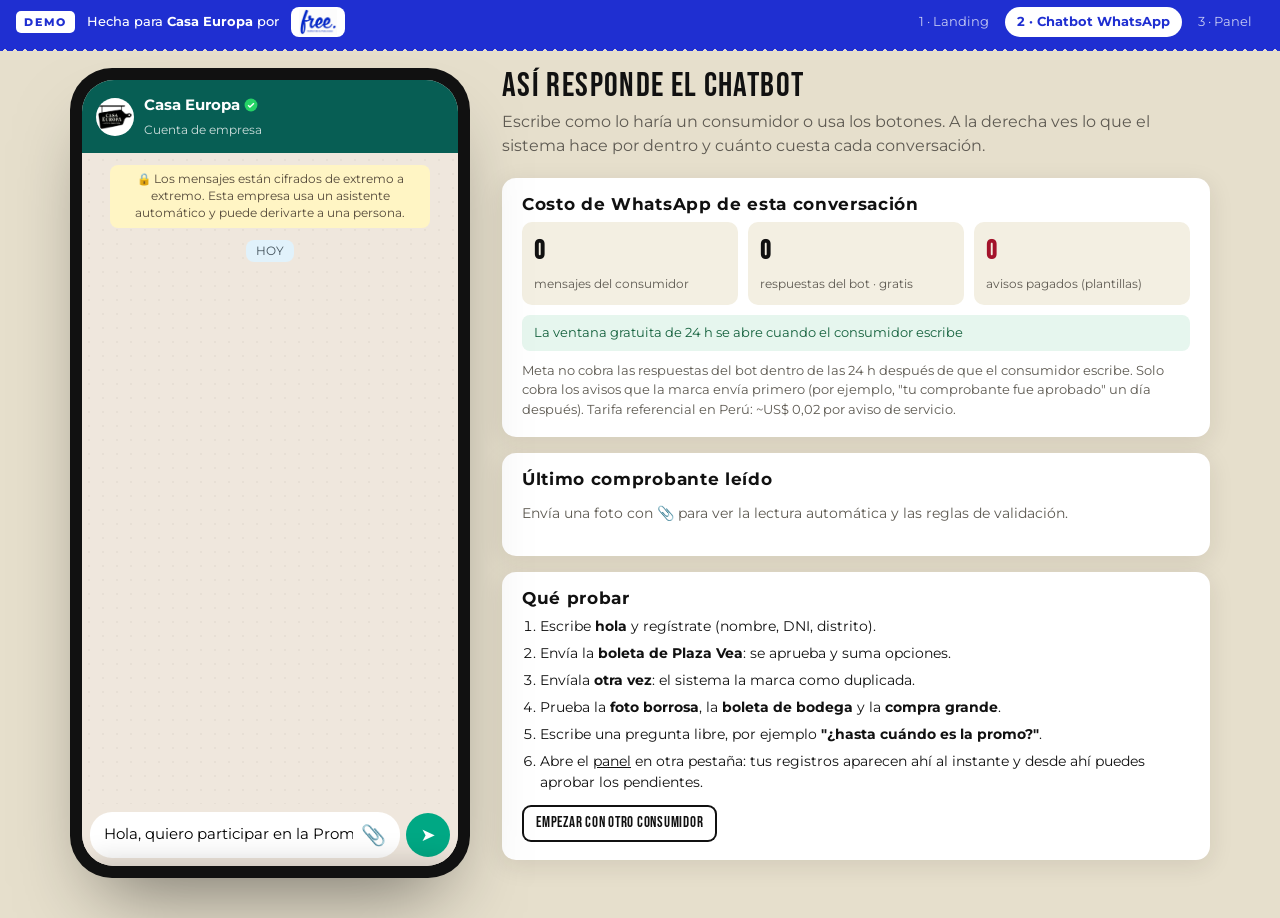
<file: whatsapp.html>
<!doctype html>
<html lang="es">
<head>
<meta charset="utf-8">
<meta name="viewport" content="width=device-width, initial-scale=1">
<title>Chatbot WhatsApp · Demo</title>
<link rel="preconnect" href="https://fonts.googleapis.com">
<link href="https://fonts.googleapis.com/css2?family=Bebas+Neue&family=Montserrat:wght@400;500;600;700&display=swap" rel="stylesheet">
<link rel="stylesheet" href="styles.css">
<style>
  body { background: var(--crema-2); }
  .escena { max-width: 1180px; margin: 0 auto; padding: 24px 20px 40px; display: grid; grid-template-columns: 400px 1fr; gap: 32px; align-items: start; }
  @media (max-width: 900px) { .escena { grid-template-columns: 1fr; } }

  /* Teléfono */
  .tel { width: 100%; max-width: 400px; margin: 0 auto; height: min(820px, calc(100vh - 90px)); min-height: 560px; background: #111; border-radius: 42px; padding: 12px; box-shadow: 0 40px 80px -30px rgba(0,0,0,.5); position: sticky; top: 58px; }
  .pantalla { height: 100%; border-radius: 32px; overflow: hidden; display: flex; flex-direction: column; background: #EFE7DD; position: relative; }
  .wa-head { background: #075E54; color: #fff; display: flex; align-items: center; gap: 10px; padding: 14px 14px 12px; }
  .wa-head .av img { width: 34px; mix-blend-mode: multiply; }
  .wa-head .av { width: 38px; height: 38px; border-radius: 50%; background: #fff; display: grid; place-items: center; overflow: hidden; font-size: 18px; flex: none; }
  .wa-head b { display: flex; align-items: center; gap: 4px; font-size: 15px; }
  .wa-head b svg { width: 14px; height: 14px; }
  .wa-head span { font-size: 12px; opacity: .8; }
  .chat { flex: 1; overflow-y: auto; padding: 12px 10px 6px; background-color: #EFE7DD; background-image: radial-gradient(rgba(0,0,0,.035) 1px, transparent 1px); background-size: 14px 14px; }
  .aviso-e2e { background: #FFF5C4; color: #54493A; font-size: 11.5px; text-align: center; border-radius: 8px; padding: 6px 10px; margin: 0 18px 10px; }
  .dia { text-align: center; margin: 6px 0 10px; }
  .dia span { background: #E1F2FB; font-size: 11.5px; padding: 4px 10px; border-radius: 8px; color: #44535C; }
  .msg { max-width: 82%; padding: 7px 9px 18px; border-radius: 10px; margin: 0 0 6px; position: relative; font-size: 14px; line-height: 1.38; white-space: pre-line; word-wrap: break-word; box-shadow: 0 1px 1px rgba(0,0,0,.08); }
  .msg.bot { background: #fff; border-top-left-radius: 2px; }
  .msg.yo { background: #D9FDD3; margin-left: auto; border-top-right-radius: 2px; }
  .msg .h { position: absolute; right: 8px; bottom: 3px; font-size: 10.5px; color: #8696A0; }
  .msg.yo .h::after { content: " ✓✓"; color: #53BDEB; }
  .msg img, .msg canvas { display: block; width: 190px; border-radius: 6px; margin-bottom: 4px; }
  .msg .ficha { margin-top: 6px; background: #F6F6F6; border-radius: 6px; padding: 6px 8px; font-size: 12.5px; white-space: normal; }
  .msg .ficha div { display: flex; justify-content: space-between; gap: 8px; }
  .msg .ficha span { color: #667781; }
  .botones { max-width: 82%; margin: -2px 0 8px; display: grid; gap: 4px; }
  .botones button { background: #fff; border: 0; border-radius: 8px; padding: 9px; color: #027EB5; font-weight: 600; font-size: 13.5px; box-shadow: 0 1px 1px rgba(0,0,0,.08); }
  .botones button:hover { background: #F5FBFF; }
  .botones.usados button { color: #A9B4BA; pointer-events: none; }
  .escribiendo { background: #fff; display: inline-flex; gap: 4px; padding: 10px 12px; border-radius: 10px; margin-bottom: 6px; }
  .escribiendo i { width: 7px; height: 7px; border-radius: 50%; background: #9AA6AC; animation: b 1s infinite; }
  .escribiendo i:nth-child(2) { animation-delay: .15s; } .escribiendo i:nth-child(3) { animation-delay: .3s; }
  @keyframes b { 0%, 60%, 100% { transform: translateY(0); opacity: .5; } 30% { transform: translateY(-4px); opacity: 1; } }
  .humano { font-size: 11px; font-weight: 700; color: #C2410C; display: block; margin-bottom: 2px; }
  .barra { display: flex; gap: 6px; align-items: center; padding: 8px; background: #EFE7DD; }
  .barra .caja { flex: 1; display: flex; align-items: center; background: #fff; border-radius: 22px; padding: 4px 6px 4px 14px; }
  .barra input { flex: 1; border: 0; outline: 0; font-size: 14.5px; padding: 6px 0; min-width: 0; background: transparent; }
  .clip { border: 0; background: none; font-size: 20px; padding: 4px 8px; color: #54656F; }
  .enviar { width: 44px; height: 44px; border-radius: 50%; border: 0; background: #00A884; color: #fff; font-size: 18px; flex: none; }
  .hoja { position: absolute; left: 0; right: 0; bottom: 0; background: #fff; border-radius: 18px 18px 0 0; padding: 14px 14px 18px; box-shadow: 0 -10px 30px rgba(0,0,0,.18); transform: translateY(110%); transition: transform .25s; z-index: 5; max-height: 80%; overflow-y: auto; }
  .hoja.on { transform: none; }
  .hoja h4 { font-family: var(--texto); font-size: 14px; margin: 0 0 10px; display: flex; justify-content: space-between; }
  .hoja h4 button { border: 0; background: none; font-size: 18px; color: #667781; }
  .muestras { display: grid; grid-template-columns: repeat(3, 1fr); gap: 8px; }
  .muestra { border: 1px solid #E3E3E3; border-radius: 10px; background: #fff; padding: 6px; text-align: center; font-size: 11.5px; line-height: 1.25; }
  .muestra canvas { width: 100%; height: 86px; object-fit: cover; object-position: top; border-radius: 6px; display: block; margin-bottom: 5px; }
  .muestra .ic { height: 86px; display: grid; place-items: center; font-size: 30px; background: #F2F2F2; border-radius: 6px; margin-bottom: 5px; }
  .muestra:hover { border-color: #00A884; }

  /* Panel explicativo */
  .lado h1 { font-size: 34px; margin-bottom: 6px; }
  .lado > p { color: var(--gris); margin: 0 0 20px; }
  .tarjeta { background: #fff; border-radius: var(--radio); padding: 18px 20px; box-shadow: var(--sombra); margin-bottom: 16px; }
  .tarjeta h3 { font-size: 17px; font-family: var(--texto); font-weight: 700; display: flex; align-items: center; justify-content: space-between; gap: 10px; }
  .costos { display: grid; grid-template-columns: repeat(3, 1fr); gap: 10px; margin: 6px 0 10px; }
  .costos div { background: var(--crema); border-radius: 10px; padding: 10px 12px; }
  .costos b { font-family: var(--titulo); font-size: 26px; display: block; }
  .costos span { font-size: 12px; color: var(--gris); }
  .costos .pago b { color: var(--rojo); }
  .ventana { font-size: 13px; padding: 8px 12px; border-radius: 8px; background: #E6F6EE; color: #13603C; display: flex; justify-content: space-between; gap: 10px; flex-wrap: wrap; align-items: center; }
  .ventana.cerrada { background: #FBE1DE; color: #8C1D16; }
  .ventana button { border: 0; background: rgba(0,0,0,.08); border-radius: 999px; padding: 4px 10px; font-size: 12px; }
  .explica { font-size: 13px; color: var(--gris); margin: 10px 0 0; }
  .checks { list-style: none; padding: 0; margin: 0; }
  .checks li { display: grid; grid-template-columns: 24px 1fr; gap: 8px; padding: 8px 0; border-top: 1px solid var(--linea); font-size: 14px; }
  .checks li:first-child { border-top: 0; }
  .checks .ic { width: 22px; height: 22px; border-radius: 50%; display: grid; place-items: center; font-size: 12px; font-weight: 700; color: #fff; }
  .ic.ok { background: var(--verde); } .ic.rechazo { background: var(--rojo); } .ic.dup { background: var(--morado); } .ic.revision { background: var(--naranja); }
  .checks small { display: block; color: var(--gris); }
  .leidos { display: grid; grid-template-columns: repeat(2, 1fr); gap: 6px 16px; font-size: 13.5px; margin-bottom: 12px; }
  .leidos span { color: var(--gris); display: block; font-size: 11.5px; }
  .vacio { color: var(--gris); font-size: 14px; }
  .pruebas { margin: 0; padding-left: 18px; font-size: 14px; }
  .pruebas li { margin-bottom: 6px; }
  .acciones { display: flex; gap: 8px; flex-wrap: wrap; }
</style>
</head>
<body>
<div class="demo-bar">
  <span class="tag">DEMO</span><span class="txt">Hecha para <b>Casa Europa</b> por</span><img class="free" src="free-logo.png" alt="Free Marketing &amp; Publicidad">
  <nav><a href="index.html">1 · Landing</a><a class="on" href="whatsapp.html">2 · Chatbot WhatsApp</a><a href="panel.html">3 · Panel</a></nav>
</div>

<div class="escena">
  <div class="tel">
    <div class="pantalla">
      <div class="wa-head">
        <div class="av"><img src="logo.png" alt=""></div>
        <div><b>Casa Europa <svg viewBox="0 0 24 24"><circle cx="12" cy="12" r="11" fill="#25D366"/><path d="M7 12.5l3.2 3L17 9" stroke="#fff" stroke-width="2.4" fill="none"/></svg></b><span id="estadoHead">Cuenta de empresa</span></div>
      </div>
      <div class="chat" id="chat">
        <div class="aviso-e2e">🔒 Los mensajes están cifrados de extremo a extremo. Esta empresa usa un asistente automático y puede derivarte a una persona.</div>
        <div class="dia"><span>HOY</span></div>
      </div>
      <div class="barra">
        <div class="caja">
          <input id="txt" placeholder="Mensaje" autocomplete="off">
          <button class="clip" id="clip" title="Adjuntar foto">📎</button>
        </div>
        <button class="enviar" id="enviar">➤</button>
      </div>
      <div class="hoja" id="hoja">
        <h4>Enviar foto de comprobante <button id="cerrarHoja">✕</button></h4>
        <div class="muestras" id="muestras"></div>
        <input type="file" id="archivo" accept="image/*" hidden>
      </div>
    </div>
  </div>

  <div class="lado">
    <h1>Así responde el chatbot</h1>
    <p>Escribe como lo haría un consumidor o usa los botones. A la derecha ves lo que el sistema hace por dentro y cuánto cuesta cada conversación.</p>

    <div class="tarjeta">
      <h3>Costo de WhatsApp de esta conversación</h3>
      <div class="costos">
        <div><b id="nUsuario">0</b><span>mensajes del consumidor</span></div>
        <div><b id="nGratis">0</b><span>respuestas del bot · gratis</span></div>
        <div class="pago"><b id="nPago">0</b><span>avisos pagados (plantillas)</span></div>
      </div>
      <div class="ventana" id="ventana"><span id="ventanaTxt">La ventana gratuita se abre cuando el consumidor escribe</span><button id="saltar" hidden>Simular que pasaron 25 h</button></div>
      <p class="explica">Meta no cobra las respuestas del bot dentro de las 24 h después de que el consumidor escribe. Solo cobra los avisos que la marca envía primero (por ejemplo, "tu comprobante fue aprobado" un día después). Tarifa referencial en Perú: ~US$ 0,02 por aviso de servicio.</p>
    </div>

    <div class="tarjeta">
      <h3>Último comprobante leído <span id="estadoChip"></span></h3>
      <div id="lectura"><p class="vacio">Envía una foto con 📎 para ver la lectura automática y las reglas de validación.</p></div>
    </div>

    <div class="tarjeta">
      <h3>Qué probar</h3>
      <ol class="pruebas">
        <li>Escribe <b>hola</b> y regístrate (nombre, DNI, distrito).</li>
        <li>Envía la <b>boleta de Plaza Vea</b>: se aprueba y suma opciones.</li>
        <li>Envíala <b>otra vez</b>: el sistema la marca como duplicada.</li>
        <li>Prueba la <b>foto borrosa</b>, la <b>boleta de bodega</b> y la <b>compra grande</b>.</li>
        <li>Escribe una pregunta libre, por ejemplo <b>"¿hasta cuándo es la promo?"</b>.</li>
        <li>Abre el <a href="panel.html" target="_blank">panel</a> en otra pestaña: tus registros aparecen ahí al instante y desde ahí puedes aprobar los pendientes.</li>
      </ol>
      <div class="acciones" style="margin-top:12px"><button class="btn chico sec" id="reset">Empezar con otro consumidor</button></div>
    </div>
  </div>
</div>

<script src="shared.js"></script>
<script>
const $ = id => document.getElementById(id);
const CHAT_KEY = 'ce-demo-chat';
const VENTANA = 24 * 3600000;
let db = CE.cargar();
let st = cargarChat();
let ocupado = false;

function nuevoChat() {
  return { celular: '9' + String(10000000 + Math.floor(Math.random() * 89999999)), paso: 'inicio', reg: {}, log: [], convId: 'V' + Date.now(),
    ultimoUsuario: null, desfase: 0, n: { usuario: 0, gratis: 0, pago: 0 }, avisados: {}, ultimoComp: null };
}
function cargarChat() { try { const s = JSON.parse(localStorage.getItem(CHAT_KEY)); if (s && s.celular) return s; } catch (e) {} return nuevoChat(); }
function guardarChat() { try { localStorage.setItem(CHAT_KEY, JSON.stringify(st)); } catch (e) {} }
const ahora = () => Date.now() + (st.desfase || 0);

// ---------- pintar mensajes ----------
function pintar(m, animar) {
  const chat = $('chat');
  if (m.tipo === 'botones') {
    const d = document.createElement('div'); d.className = 'botones' + (m.usado ? ' usados' : '');
    m.opciones.forEach(o => { const b = document.createElement('button'); b.textContent = o; b.onclick = () => { m.usado = true; d.classList.add('usados'); guardarChat(); usuarioDice(o); }; d.appendChild(b); });
    chat.appendChild(d);
  } else {
    const d = document.createElement('div'); d.className = 'msg ' + m.de;
    if (m.humano) d.innerHTML = '<span class="humano">' + CE.esc(m.humano) + '</span>';
    if (m.img) {
      if (m.img.muestra) { const cv = document.createElement('canvas'); CE.dibujarBoleta(cv, m.img.muestra, { borroso: m.img.borroso }); d.appendChild(cv); }
      else { const im = new Image(); im.src = m.img.url; d.appendChild(im); }
    }
    if (m.texto) d.appendChild(document.createTextNode(m.texto.replace(/\*(.+?)\*/g, '$1')));
    if (m.ficha) { const f = document.createElement('div'); f.className = 'ficha'; f.innerHTML = m.ficha.map(([k, v]) => `<div><span>${CE.esc(k)}</span><b>${CE.esc(v)}</b></div>`).join(''); d.appendChild(f); }
    const h = document.createElement('span'); h.className = 'h'; h.textContent = CE.fmtHora(m.t); d.appendChild(h);
    chat.appendChild(d);
  }
  chat.scrollTop = chat.scrollHeight;
}
function repintar() {
  const chat = $('chat');
  chat.querySelectorAll('.msg,.botones,.escribiendo').forEach(e => e.remove());
  st.log.forEach(m => pintar(m));
  if (!st.log.length) { $('txt').value = 'Hola, quiero participar en la Promo Casa Europa'; }
  pintarCostos();
  if (st.ultimoComp) pintarLectura(db.comprobantes.find(c => c.id === st.ultimoComp));
}

// ---------- bot ----------
const MENU = ['1 · Registrar mi compra', '2 · Cómo participo', '3 · Mis opciones', '4 · Preguntas frecuentes', '5 · Hablar con un asesor'];
const cola = [];
function bot(m) { cola.push(m); }
async function soltar() {
  ocupado = true;
  while (cola.length) {
    const m = cola.shift();
    const e = document.createElement('div'); e.className = 'escribiendo'; e.innerHTML = '<i></i><i></i><i></i>';
    $('chat').appendChild(e); $('chat').scrollTop = 1e9;
    await espera(m.demora || (m.tipo === 'botones' ? 250 : 650));
    e.remove();
    m.de = m.de || 'bot'; m.t = ahora();
    if (m.tipo !== 'botones') contar(m.plantilla ? 'pago' : 'gratis');
    st.log.push(m); guardarChat(); pintar(m, true);
  }
  ocupado = false; actualizarConv();
}
const espera = ms => new Promise(r => setTimeout(r, ms));
function contar(tipo) { st.n[tipo]++; pintarCostos(); }

function menu(texto) {
  bot({ texto: texto || '¿Qué quieres hacer?' });
  bot({ tipo: 'botones', opciones: MENU });
}

function usuarioDice(texto, img) {
  if (ocupado) return;
  const m = { de: 'yo', texto, t: ahora(), img };
  st.log.push(m); st.ultimoUsuario = ahora(); contar('usuario'); pintar(m);
  guardarChat();
  responder(texto || '', img);
  soltar();
}

function responder(texto, img) {
  const n = CE.norm(texto);
  const r = st.reg;
  if (img) return recibirFoto(img);
  // Pasos del registro
  if (st.paso === 'nombre') {
    if (n.length < 5 || n.split(' ').length < 2) return bot({ texto: 'Escribe tu nombre y apellido, por favor 🙂' });
    r.nombre = texto.trim().split(/\s+/).map(w => w.charAt(0).toUpperCase() + w.slice(1).toLowerCase()).join(' '); st.paso = 'dni';
    return bot({ texto: `Gracias, ${r.nombre.split(' ')[0]}. Ahora tu número de DNI (8 dígitos):` });
  }
  if (st.paso === 'dni') {
    const d = texto.replace(/\D/g, '');
    if (d.length !== 8) return bot({ texto: 'El DNI debe tener 8 dígitos. Inténtalo otra vez:' });
    r.dni = d; st.paso = 'distrito';
    return bot({ texto: '¿En qué distrito vives?' });
  }
  if (st.paso === 'distrito') {
    r.distrito = texto.trim(); st.paso = 'consent';
    bot({ texto: 'Último paso: para participar necesitamos tu autorización para usar tus datos solo en esta promoción (Ley N.° 29733). Puedes ver las bases en la web de la promo.' });
    return bot({ tipo: 'botones', opciones: ['Acepto', 'No acepto'] });
  }
  if (st.paso === 'consent') {
    if (n.startsWith('acepto')) {
      r.ok = true; st.paso = 'foto';
      const p = { id: 'P' + Date.now(), nombre: r.nombre, dni: r.dni, celular: st.celular, distrito: r.distrito, creado: ahora(), canal: 'Landing → WhatsApp' };
      db = CE.cargar(); db.participantes.unshift(p); CE.guardar(db); r.pid = p.id;
      return bot({ texto: `¡Listo, ${r.nombre.split(' ')[0]}! Ya estás registrado ✅\n\nAhora envía la *foto de tu boleta o factura* con el 📎. Que se vea completa: RUC, número, fecha y total.` });
    }
    if (n.startsWith('no acepto')) { st.paso = 'inicio'; return menu('Entendido. Sin tu autorización no podemos registrarte, pero puedes consultar lo que necesites.'); }
    return bot({ tipo: 'botones', opciones: ['Acepto', 'No acepto'] });
  }
  if (st.paso === 'asesor') {
    if (n.includes('menu') || n === 'volver al menu') { st.paso = 'inicio'; return menu(); }
    return bot({ humano: 'Karla · Asesora Free', texto: 'Gracias, ya lo estoy revisando. Te respondo en un momento.' });
  }
  // Menú
  if (/^1\b/.test(n) || n.includes('registrar')) return pedirRegistro();
  if (/^2\b/.test(n)) return faq('participar');
  if (/^3\b/.test(n) || n.includes('mis opciones')) return misOpciones();
  if (/^4\b/.test(n) || n.includes('preguntas frecuentes')) {
    bot({ texto: 'Elige una pregunta:' });
    return bot({ tipo: 'botones', opciones: db.faq.map(f => f.q) });
  }
  if (/^5\b/.test(n)) return asesor();
  const f = db.faq.find(f => CE.norm(f.q) === n);
  if (f) return faq(f.id);
  if (/^(hola|buenas|buenos|hey|quiero participar|hola quiero)/.test(n) || n.includes('participar en la promo')) {
    return menu(st.reg.ok ? `¡Hola de nuevo, ${st.reg.nombre.split(' ')[0]}! 👋` : '¡Hola! 👋 Soy el asistente de la *Promo Casa Europa 2027*. Registra tus compras por aquí y gana premios cada mes.');
  }
  // Pregunta libre: buscamos en las preguntas frecuentes
  let mejor = null, pts = 0;
  db.faq.forEach(f => { const p = (f.k || []).reduce((s, k) => s + (n.includes(CE.norm(k)) ? 2 : 0), 0) + CE.norm(f.q).split(' ').filter(w => w.length > 4 && n.includes(w)).length; if (p > pts) { pts = p; mejor = f; } });
  if (mejor && pts >= 2) { faq(mejor.id); return bot({ tipo: 'botones', opciones: ['Volver al menú'] }); }
  if (n.includes('volver al menu')) return menu();
  if (n.includes('gracias')) return bot({ texto: '¡A ti! Mucha suerte en los sorteos 🍀' });
  menu('No entendí bien tu mensaje 😅 Elige una opción o escribe *5* para hablar con una persona.');
}
function faq(id) { const f = db.faq.find(x => x.id === id); if (f) bot({ texto: f.a }); }
function pedirRegistro() {
  if (st.reg.ok) { st.paso = 'foto'; return bot({ texto: 'Envía la foto de tu boleta o factura con el 📎.' }); }
  st.paso = 'nombre';
  return bot({ texto: 'Primero te registro, solo toma un momento.\n\n¿Cuál es tu nombre y apellido?' });
}
function asesor() {
  st.paso = 'asesor';
  bot({ texto: 'Te estoy derivando con un asesor de nuestro equipo. Horario de atención: 9 a. m. a 6 p. m.' });
  bot({ humano: 'Karla · Asesora Free', texto: 'Hola, soy Karla 👋 ¿En qué te puedo ayudar?', demora: 1800 });
  bot({ tipo: 'botones', opciones: ['Volver al menú'] });
}
function misOpciones() {
  if (!st.reg.ok) return bot({ texto: 'Aún no estás registrado. Escribe *1* para registrar tu primera compra.' });
  db = CE.cargar();
  const mios = db.comprobantes.filter(c => c.dni === st.reg.dni);
  if (!mios.length) return bot({ texto: 'Todavía no registras comprobantes. Escribe *1* para enviar tu boleta.' });
  const tot = mios.reduce((s, c) => s + (c.estado === 'aprobado' ? c.opciones : 0), 0);
  bot({ texto: `Tienes *${tot} opciones* para el próximo sorteo 🎉\n\n` + mios.map(c => `${c.serie}-${c.numero} · ${CE.ETIQ[c.estado]}${c.estado === 'aprobado' ? ' · ' + c.opciones + ' opc.' : ''}`).join('\n') });
}

// ---------- fotos de ejemplo ----------
function hace(dias) { return new Date(Date.now() - dias * CE.DIA).toISOString().slice(0, 10); }
const P = id => CE.PRODUCTOS.find(p => p.id === id);
const it = (id, cant) => ({ id, nombre: P(id).nombre, cant, precio: P(id).precio, participa: true });
const otro = (nombre, precio, cant) => ({ nombre, precio, cant: cant || 1, participa: false });
function sumar(c) { c.importe = +c.items.reduce((s, i) => s + i.cant * i.precio, 0).toFixed(2); return c; }
const MUESTRAS = [
  { id: 'pvea', titulo: 'Boleta Plaza Vea', c: () => sumar({ tipo: 'Boleta', ruc: '20100070970', razon: 'SUPERMERCADOS PERUANOS S.A.', cadena: 'Plaza Vea', tienda: 'Salaverry', serie: 'B201', numero: '00045871', fecha: hace(1), confianza: 0.97, items: [it('ingles', 2), it('parrillero', 1), otro('Arroz extra 5 kg', 21.9), otro('Gaseosa 3 L', 9.5)] }) },
  { id: 'tottus', titulo: 'Boleta Tottus (nueva)', c: () => sumar({ tipo: 'Boleta', ruc: '20508565934', razon: 'HIPERMERCADOS TOTTUS S.A.', cadena: 'Tottus', tienda: 'La Marina', serie: 'B0' + (10 + Math.floor(Math.random() * 80)), numero: String(Math.floor(Math.random() * 9e7)).padStart(8, '0'), fecha: hace(0), confianza: 0.95, items: [it('tocino', 1), it('pierna', 1), it('frank', 2), otro('Pan de molde', 8.9)] }) },
  { id: 'bodega', titulo: 'Boleta de bodega', c: () => sumar({ tipo: 'Boleta', ruc: '10456789121', razon: 'BODEGA DOÑA ROSA', cadena: 'Otro comercio', tienda: '—', serie: 'B001', numero: '00000312', fecha: hace(0), confianza: 0.93, items: [it('ingles', 1), otro('Leche evaporada x6', 24)] }) },
  { id: 'borrosa', titulo: 'Foto borrosa', borroso: true, c: () => sumar({ tipo: 'Boleta', ruc: '20109072177', razon: 'CENCOSUD RETAIL PERU S.A.', cadena: 'Wong', tienda: 'Aurora', serie: 'B115', numero: String(Math.floor(Math.random() * 9e7)).padStart(8, '0'), fecha: hace(0), confianza: 0.52, items: [it('hungaro', 2), it('parrillero', 1)] }) },
  { id: 'grande', titulo: 'Compra grande S/ 400+', c: () => sumar({ tipo: 'Factura', ruc: '20492092313', razon: 'MAKRO SUPERMAYORISTA S.A.', cadena: 'Makro', tienda: 'Santa Anita', serie: 'F0' + (10 + Math.floor(Math.random() * 80)), numero: String(Math.floor(Math.random() * 9e7)).padStart(8, '0'), fecha: hace(0), confianza: 0.94, items: [it('ingles', 10), it('parrillero', 8), it('tocino', 6), it('hungaro', 5)] }) },
];
function pintarMuestras() {
  const cont = $('muestras'); cont.innerHTML = '';
  MUESTRAS.forEach(m => {
    const b = document.createElement('button'); b.className = 'muestra';
    const cv = document.createElement('canvas'); CE.dibujarBoleta(cv, Object.assign(m.c(), { recibido: Date.now() }), { borroso: m.borroso });
    b.appendChild(cv); b.appendChild(document.createTextNode(m.titulo));
    b.onclick = () => { cerrarHoja(); const c = m.c(); c.recibido = ahora(); usuarioDice('', { muestra: c, borroso: m.borroso }); };
    cont.appendChild(b);
  });
  const b = document.createElement('button'); b.className = 'muestra';
  b.innerHTML = '<div class="ic">🖼️</div>Subir mi propia foto';
  b.onclick = () => $('archivo').click();
  cont.appendChild(b);
}
$('archivo').onchange = e => {
  const f = e.target.files[0]; if (!f) return;
  const rd = new FileReader();
  rd.onload = () => {
    const im = new Image();
    im.onload = () => {
      const k = Math.min(1, 420 / im.width), cv = document.createElement('canvas');
      cv.width = im.width * k; cv.height = im.height * k; cv.getContext('2d').drawImage(im, 0, 0, cv.width, cv.height);
      cerrarHoja(); usuarioDice('', { url: cv.toDataURL('image/jpeg', 0.7), propia: true });
    };
    im.src = rd.result;
  };
  rd.readAsDataURL(f); e.target.value = '';
};

function recibirFoto(img) {
  if (!st.reg.ok) {
    bot({ texto: '¡Gracias por tu foto! Antes de registrarla necesito tus datos.' });
    st.fotoPendiente = img;
    return pedirRegistro();
  }
  db = CE.cargar();
  let c;
  if (img.propia) {
    c = { tipo: 'Boleta', ruc: '', razon: 'Por leer', cadena: '—', tienda: '—', serie: '—', numero: String(Date.now()).slice(-8), fecha: hace(0), importe: 0, items: [], confianza: 0, recibido: ahora() };
  } else c = img.muestra;
  Object.assign(c, { id: 'C' + Date.now(), participanteId: st.reg.pid, nombre: st.reg.nombre, dni: st.reg.dni, celular: st.celular, recibido: ahora(), imagen: img.propia ? img.url : 'muestra', borroso: !!img.borroso });
  let v;
  if (img.propia) v = { estado: 'pendiente', motivo: 'Foto propia: la revisa una persona', opciones: 0, checks: [{ regla: 'Lectura automática', ok: false, nivel: 'revision', detalle: 'En la demo no se lee una foto real. En producción la IA extrae RUC, número, fecha, importe y productos.' }] };
  else v = CE.validar(c, db.comprobantes);
  Object.assign(c, { estado: v.estado, motivo: v.motivo, checks: v.checks, opciones: v.opciones });
  db.comprobantes.unshift(c); CE.guardar(db);
  st.ultimoComp = c.id; st.avisados[c.id] = c.estado;
  pintarLectura(c);
  bot({ texto: 'Recibido 📸 Estoy leyendo tu comprobante…', demora: 500 });
  const ficha = img.propia ? null : [['Comercio', c.cadena], ['Comprobante', c.serie + '-' + c.numero], ['Fecha', c.fecha.split('-').reverse().join('/')], ['Total', CE.soles(c.importe)]];
  const textos = {
    aprobado: () => `✅ *¡Comprobante aprobado!* Sumaste *${c.opciones} ${c.opciones === 1 ? 'opción' : 'opciones'}*.\n\nEscribe *3* para ver tu total o envía otra boleta.`,
    duplicado: () => `⚠️ Este comprobante *ya fue registrado* antes, así que no suma opciones. Cada boleta vale una sola vez.\n\nSi crees que es un error escribe *5* para hablar con un asesor.`,
    pendiente: () => `🕐 Recibimos tu comprobante y lo está *revisando una persona* (${c.motivo.toLowerCase()}). Te avisamos por aquí en menos de 24 horas.`,
    rechazado: () => ({
      'Imagen ilegible': '❌ No pudimos leer bien la foto. Tómala de nuevo con buena luz, sin cortar los bordes, y vuelve a enviarla.',
      'Comercio no participante': '❌ Esta boleta es de un comercio que no participa. Solo valen compras en Wong, Metro, Plaza Vea, Tottus y Makro.',
      'Sin productos participantes': '❌ No encontramos productos Casa Europa en esta boleta.',
      'Fuera de vigencia': '❌ La fecha de compra está fuera de la vigencia de la promoción.',
    }[c.motivo] || '❌ No pudimos aprobar este comprobante: ' + c.motivo),
  };
  bot({ texto: textos[c.estado](), ficha: c.estado === 'rechazado' && c.motivo === 'Imagen ilegible' ? null : ficha, demora: 1600 });
}

function pintarLectura(c) {
  if (!c) return;
  $('estadoChip').innerHTML = `<span class="chip e-${c.estado}">${CE.ETIQ[c.estado]}</span>`;
  const iconos = { ok: '✓', rechazo: '✕', dup: '⧉', revision: '!' };
  const prods = (c.items || []).filter(i => i.participa).map(i => i.cant + '× ' + i.nombre).join(', ') || '—';
  $('lectura').innerHTML = (c.imagen === 'muestra' ? `<div class="leidos">
      <div><span>Emisor</span>${CE.esc(c.razon)}</div><div><span>RUC</span>${CE.esc(c.ruc)}</div>
      <div><span>Comprobante</span>${CE.esc(c.tipo + ' ' + c.serie + '-' + c.numero)}</div><div><span>Fecha</span>${CE.esc(c.fecha)}</div>
      <div><span>Importe</span>${CE.soles(c.importe)}</div><div><span>Confianza de lectura</span>${Math.round(c.confianza * 100)} %</div>
      <div style="grid-column:1/-1"><span>Productos participantes</span>${CE.esc(prods)}</div></div>` : '') +
    `<ul class="checks">${c.checks.map(k => `<li><span class="ic ${k.nivel}">${iconos[k.nivel]}</span><div>${CE.esc(k.regla)}<small>${CE.esc(k.detalle)}</small></div></li>`).join('')}</ul>`;
}

// ---------- costos y ventana de 24 h ----------
function pintarCostos() {
  $('nUsuario').textContent = st.n.usuario; $('nGratis').textContent = st.n.gratis; $('nPago').textContent = st.n.pago;
  const v = $('ventana'), t = $('ventanaTxt');
  if (!st.ultimoUsuario) { v.className = 'ventana'; t.textContent = 'La ventana gratuita de 24 h se abre cuando el consumidor escribe'; $('saltar').hidden = true; return; }
  const resta = st.ultimoUsuario + VENTANA - ahora();
  if (resta > 0) {
    const h = Math.floor(resta / 3600000), m = Math.floor(resta % 3600000 / 60000);
    v.className = 'ventana'; t.textContent = `🟢 Ventana gratuita abierta: quedan ${h} h ${m} min`; $('saltar').hidden = false;
  } else { v.className = 'ventana cerrada'; t.textContent = '🔴 Ventana cerrada: cualquier aviso de la marca ahora es una plantilla pagada'; $('saltar').hidden = true; }
}
$('saltar').onclick = () => { st.desfase = (st.desfase || 0) + 25 * 3600000; guardarChat(); pintarCostos(); };
setInterval(pintarCostos, 30000);

// ---------- avisos cuando el validador decide en el panel ----------
window.addEventListener('storage', e => {
  if (e.key !== CE.KEY) return;
  db = CE.cargar();
  db.comprobantes.filter(c => c.celular === st.celular).forEach(c => {
    const antes = st.avisados[c.id];
    if (antes === 'pendiente' && c.estado !== 'pendiente') {
      st.avisados[c.id] = c.estado;
      const abierta = st.ultimoUsuario && ahora() - st.ultimoUsuario < VENTANA;
      const txt = c.estado === 'aprobado'
        ? `✅ Buenas noticias: tu comprobante ${c.serie}-${c.numero} fue *aprobado* por nuestro equipo. Sumaste *${c.opciones} opciones*.`
        : `❌ Revisamos tu comprobante ${c.serie}-${c.numero} y no pudimos aprobarlo: ${c.motivo}.`;
      bot({ texto: txt + (abierta ? '' : '\n\n(Aviso enviado como plantilla aprobada por Meta)'), plantilla: !abierta, demora: 400 });
      if (st.ultimoComp === c.id) pintarLectura(c);
    }
  });
  guardarChat();
  if (!ocupado) soltar();
});

// ---------- conversación en la base (para el panel) ----------
function actualizarConv() {
  db = CE.cargar();
  let v = db.conversaciones.find(x => x.id === st.convId);
  if (!v) { if (!st.log.length) return; v = { id: st.convId, celular: st.celular, inicio: st.log[0].t, live: true }; db.conversaciones.unshift(v); }
  Object.assign(v, {
    nombre: st.reg.nombre || null, ultimo: ahora(), mensajes: st.log.filter(m => m.tipo !== 'botones').length,
    tema: st.ultimoComp ? 'Registro de compra' : (st.paso === 'asesor' ? 'Hablar con asesor' : 'Consulta'),
    estado: st.paso === 'asesor' ? 'Atendida por asesor' : 'Resuelta por el bot', plantillas: st.n.pago,
    log: st.log.filter(m => m.tipo !== 'botones').map(m => ({ de: m.de, t: m.t, texto: m.texto || (m.img ? '📷 Foto de comprobante' : ''), humano: m.humano })),
  });
  CE.guardar(db);
  // Si mandó la foto antes de registrarse, se procesa al terminar el registro
  if (st.reg.ok && st.fotoPendiente) { const f = st.fotoPendiente; st.fotoPendiente = null; guardarChat(); recibirFoto(f); soltar(); }
}

// ---------- entrada ----------
function enviarTexto() { const t = $('txt').value.trim(); if (!t) return; $('txt').value = ''; usuarioDice(t); }
$('enviar').onclick = enviarTexto;
$('txt').addEventListener('keydown', e => { if (e.key === 'Enter') enviarTexto(); });
function cerrarHoja() { $('hoja').classList.remove('on'); }
$('clip').onclick = () => { pintarMuestras(); $('hoja').classList.add('on'); };
$('cerrarHoja').onclick = cerrarHoja;
$('reset').onclick = () => { st = nuevoChat(); guardarChat(); $('lectura').innerHTML = '<p class="vacio">Envía una foto con 📎 para ver la lectura automática y las reglas de validación.</p>'; $('estadoChip').innerHTML = ''; repintar(); };
repintar();
</script>
</body>
</html>
</file>
<file: styles.css>
/* Colores y letras tomados de casaeuropa.pe (crema, negro y rojo vino) */
:root {
  --rojo: #A3132B;
  --rojo-osc: #7A0E20;
  --amarillo: #E9E3D1;  /* crema claro de la marca (antes acento amarillo) */
  --crema: #F3EFE2;
  --crema-2: #E6DFCC;
  --tinta: #111111;
  --free: #1F2FD1;
  --gris: #5E5A52;
  --linea: #D9D2BF;
  --blanco: #FFFFFF;
  --verde: #1E8E5A;
  --naranja: #D9822B;
  --azul: #2F6FB3;
  --morado: #7A4FB5;
  --radio: 14px;
  --sombra: 0 6px 24px rgba(43, 27, 23, .10);
  --titulo: "Bebas Neue", "Oswald", Impact, sans-serif;
  --texto: "Montserrat", system-ui, sans-serif;
}
* { box-sizing: border-box; }
html, body { margin: 0; }
body { font-family: var(--texto); color: var(--tinta); background: var(--crema); line-height: 1.5; }
h1, h2, h3, h4 { font-family: var(--titulo); font-weight: 400; line-height: 1.05; letter-spacing: .04em; margin: 0 0 .5em; }
a { color: inherit; }
button { font: inherit; cursor: pointer; }
input, select, textarea { font: inherit; }

/* Barra de demo (aparece en las tres pantallas) */
.demo-bar {
  position: sticky; top: 0; z-index: 50;
  display: flex; align-items: center; gap: 12px; flex-wrap: wrap;
  padding: 7px 16px; background: var(--free); color: #fff; font-size: 13px;
}
.demo-bar::after { content: ""; position: absolute; left: 0; right: 0; bottom: -7px; height: 7px; background: linear-gradient(-45deg, transparent 5px, var(--free) 5px) 0 0 / 10px 7px repeat-x, linear-gradient(45deg, transparent 5px, var(--free) 5px) 0 0 / 10px 7px repeat-x; pointer-events: none; }
.demo-bar .tag { background: #fff; color: var(--free); font-weight: 800; font-size: 11px; letter-spacing: .16em; padding: 3px 8px; border-radius: 5px; }
.demo-bar .txt { font-weight: 500; }
.demo-bar .txt b { color: #fff; letter-spacing: 0; }
.demo-bar img.free { height: 30px; background: #fff; border-radius: 8px; padding: 2px 8px; }

.demo-bar nav { display: flex; gap: 4px; margin-left: auto; flex-wrap: wrap; }
.demo-bar nav a {
  text-decoration: none; padding: 5px 12px; border-radius: 999px; color: #fff; opacity: .75;
}
.demo-bar nav a:hover { opacity: 1; background: rgba(255,255,255,.08); }
.demo-bar nav a.on { opacity: 1; background: #fff; color: var(--free); font-weight: 700; }

.chip { display: inline-flex; align-items: center; gap: 6px; padding: 3px 10px; border-radius: 999px; font-size: 12px; font-weight: 600; white-space: nowrap; }
.e-aprobado { background: #DDF3E7; color: #13603C; }
.e-rechazado { background: #FBE1DE; color: #8C1D16; }
.e-duplicado { background: #EDE3F8; color: #5A3590; }
.e-pendiente { background: #FFF0CC; color: #845A00; }
.btn {
  display: inline-flex; align-items: center; justify-content: center; gap: 8px;
  border: 0; border-radius: 12px; padding: 13px 26px; font-family: var(--titulo); font-size: 20px; letter-spacing: .05em; font-weight: 400; text-decoration: none;
  background: var(--tinta); color: #fff; transition: transform .15s, background .15s;
}
.btn:hover { background: var(--rojo); transform: translateY(-1px); }
.btn.sec { background: transparent; color: var(--tinta); box-shadow: inset 0 0 0 2px var(--tinta); }
.btn.sec:hover { background: var(--tinta); color: #fff; }
.btn.wa { background: #25D366; color: #073B1E; }
.btn.wa:hover { background: #1EBE5A; }
.btn.chico { padding: 7px 14px; font-size: 15px; border-radius: 9px; }
/* Logo de Casa Europa: fondo blanco que se funde con el crema */
.logo-ce { mix-blend-mode: multiply; display: block; height: auto; }
/* Botón con moños a los lados, como en casaeuropa.pe */
.btn.mono { position: relative; margin: 0 22px; }
.btn.mono::before, .btn.mono::after { content: ""; position: absolute; top: 50%; width: 22px; height: 34px; background: var(--tinta); transform: translateY(-50%); clip-path: polygon(0 0, 100% 15%, 100% 85%, 0 100%, 35% 50%); transition: background .15s; }
.btn.mono::before { left: -18px; }
.btn.mono::after { right: -18px; transform: translateY(-50%) scaleX(-1); }
.btn.mono:hover::before, .btn.mono:hover::after { background: var(--rojo); }
.muted { color: var(--gris); }
</file>
